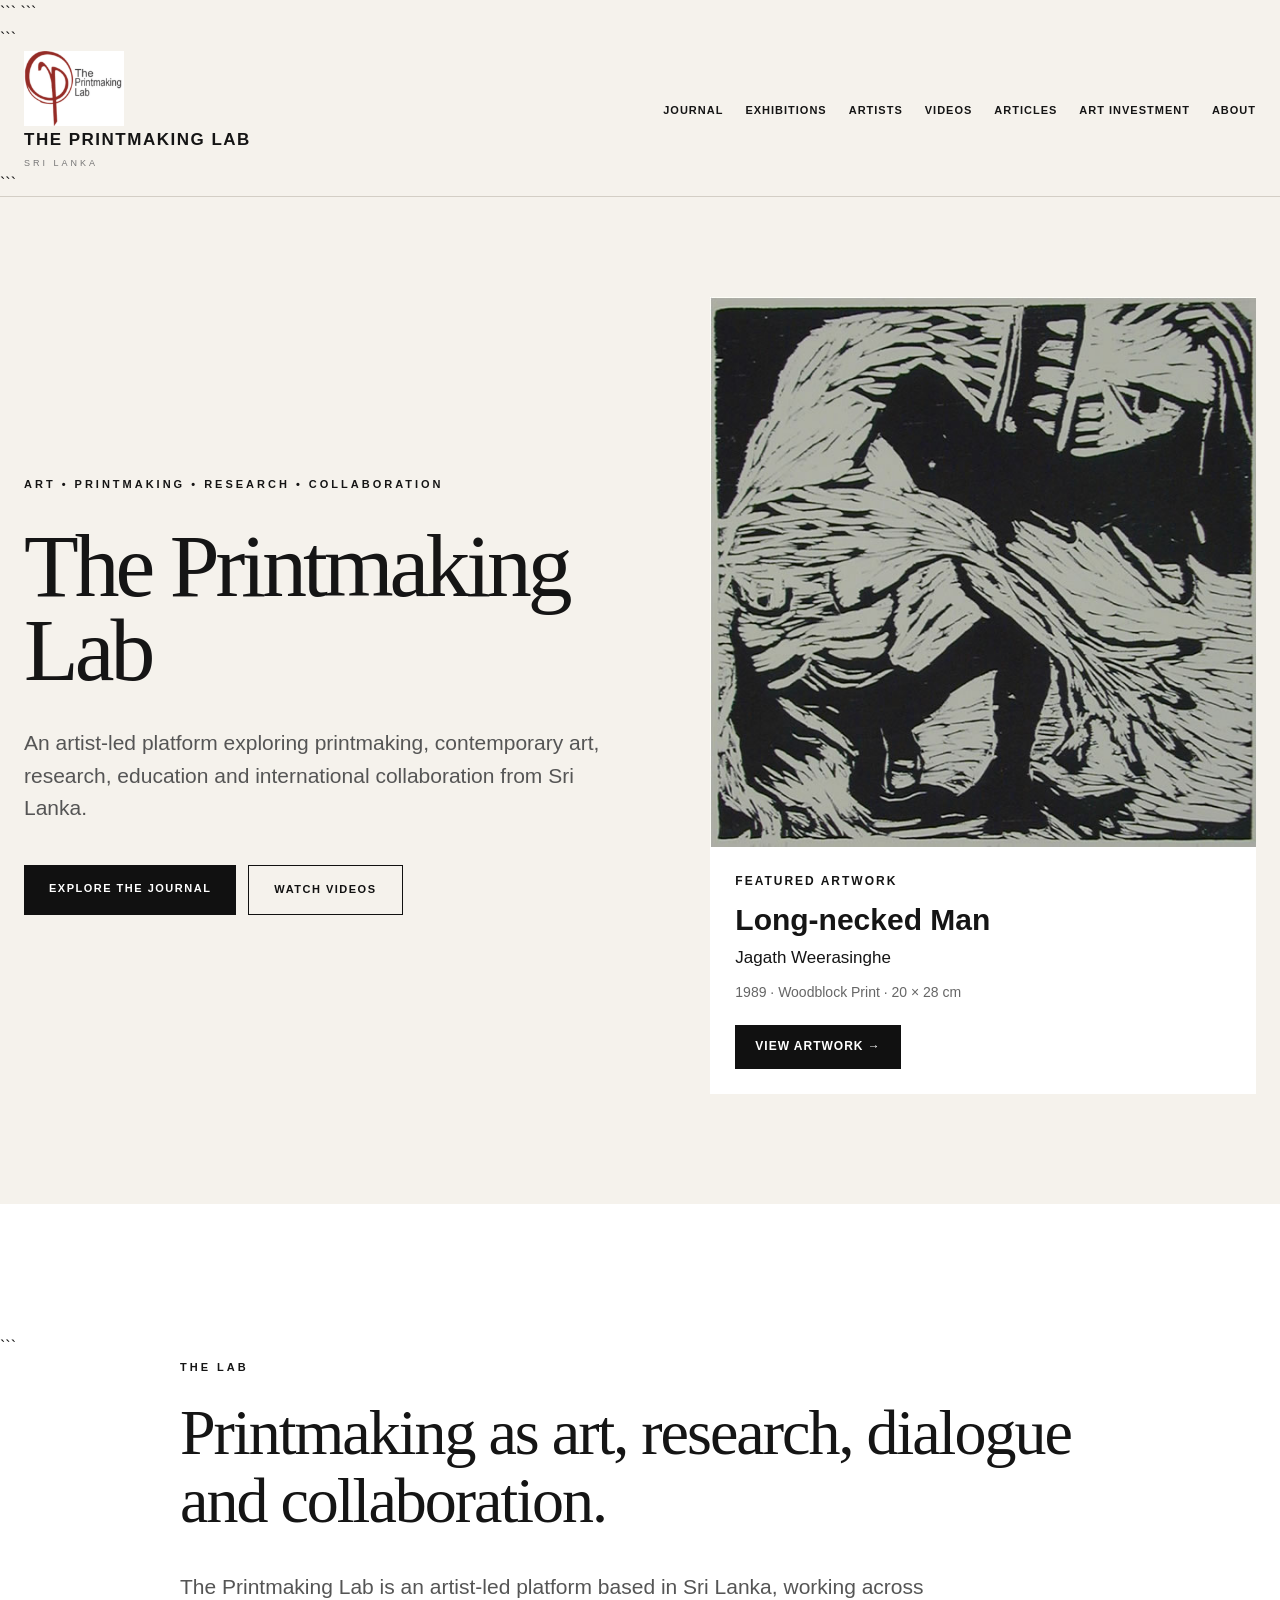
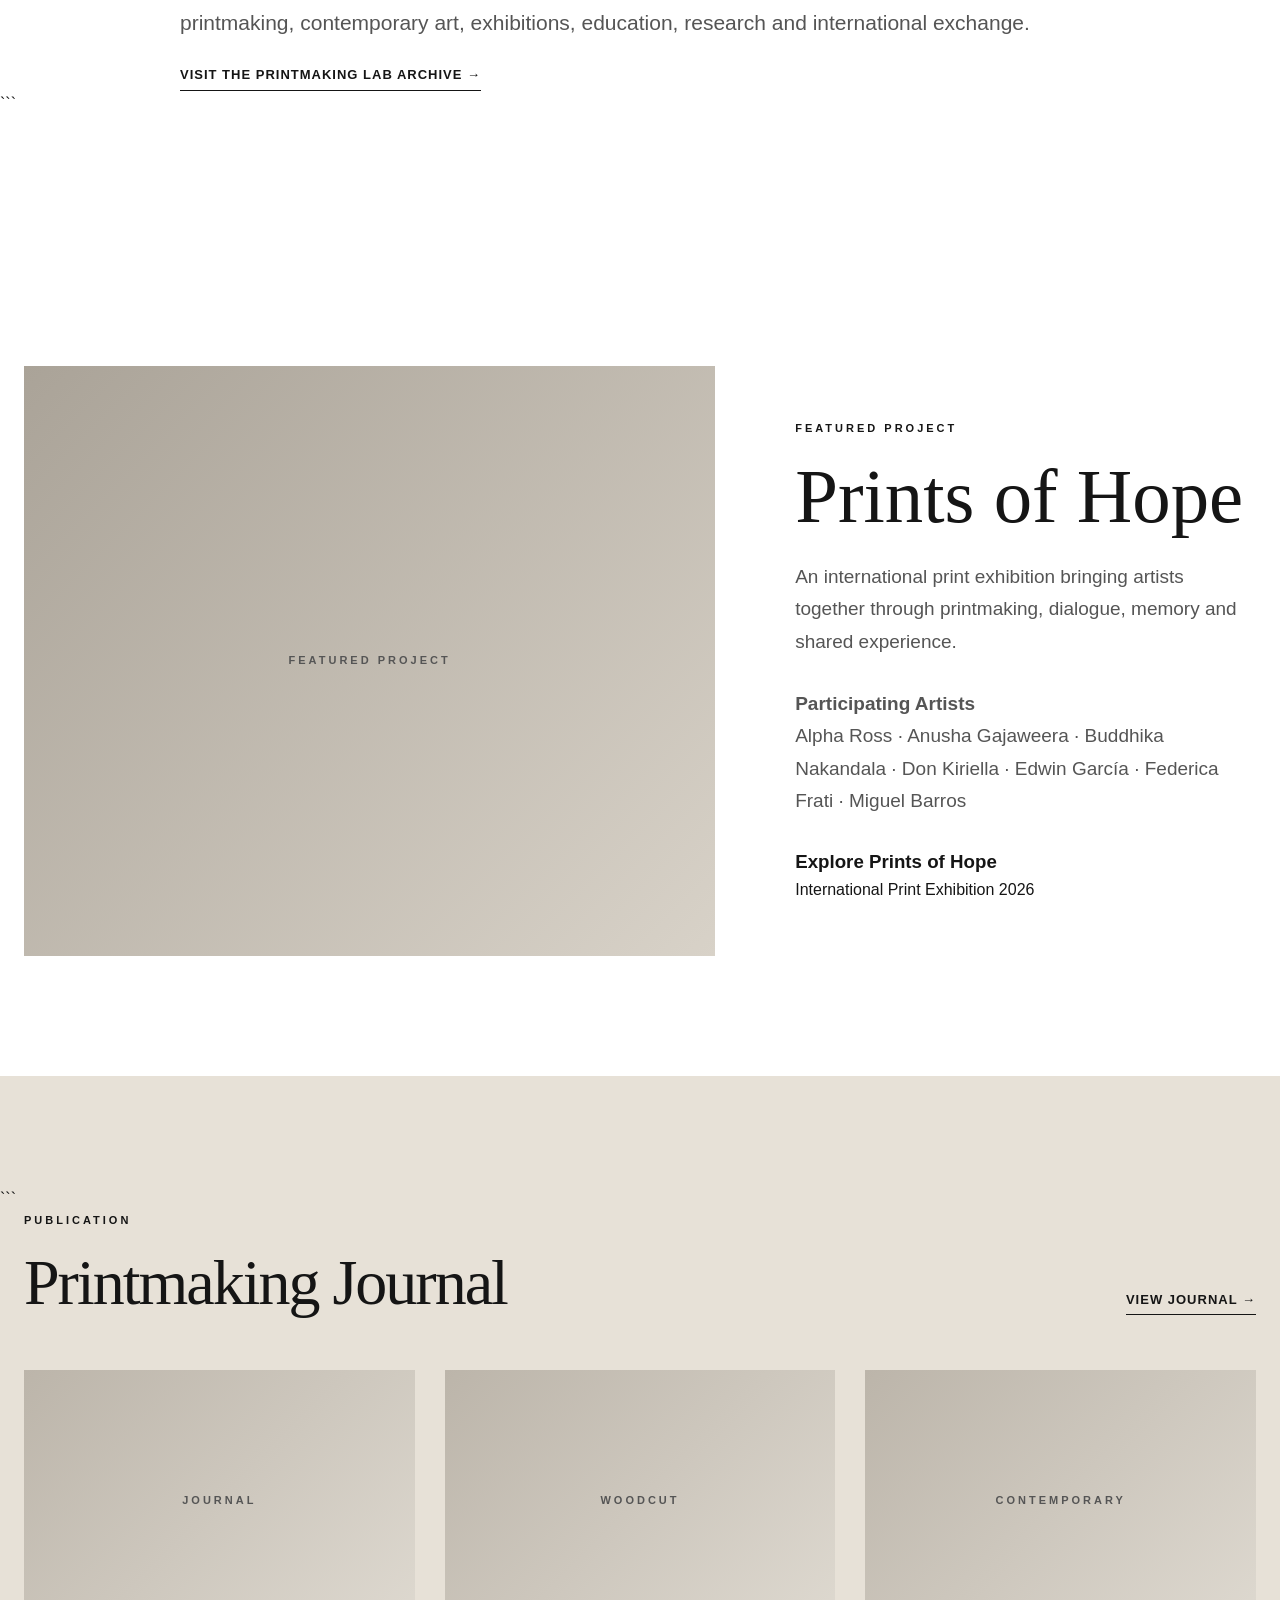
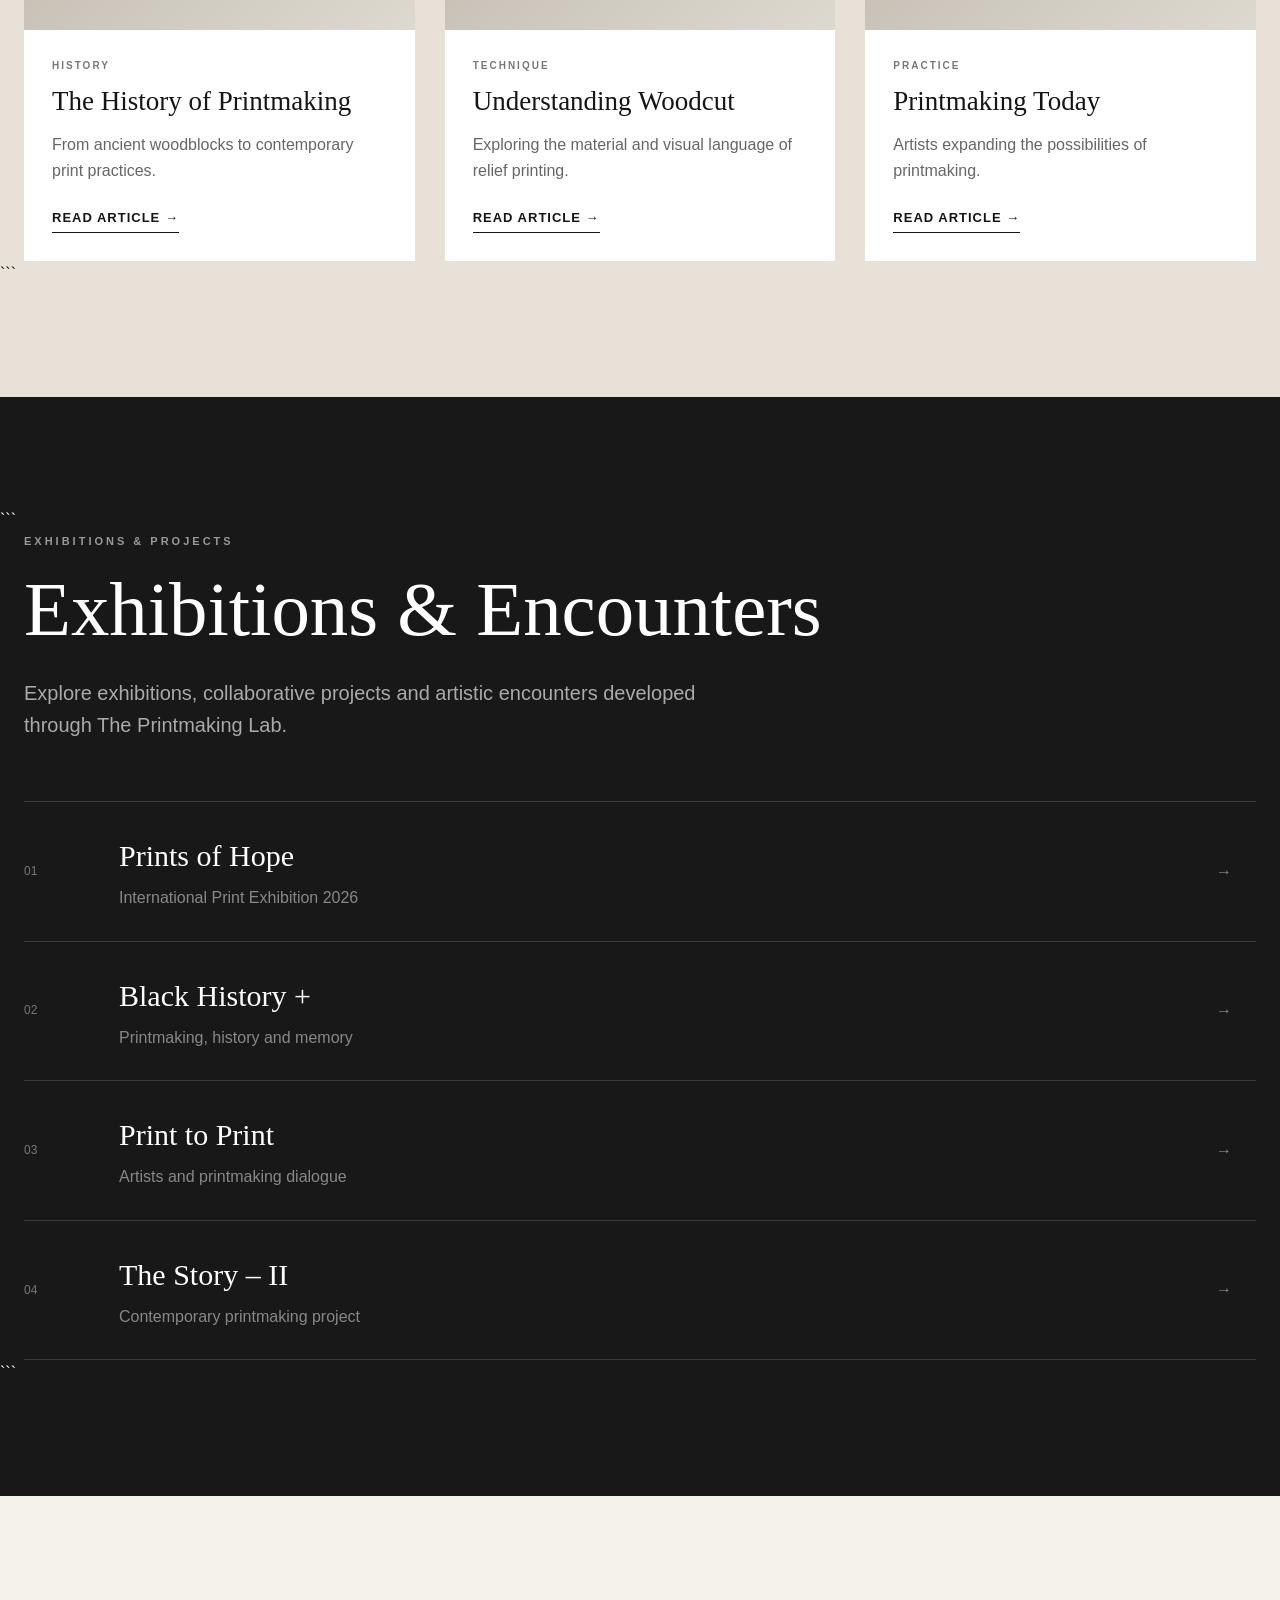
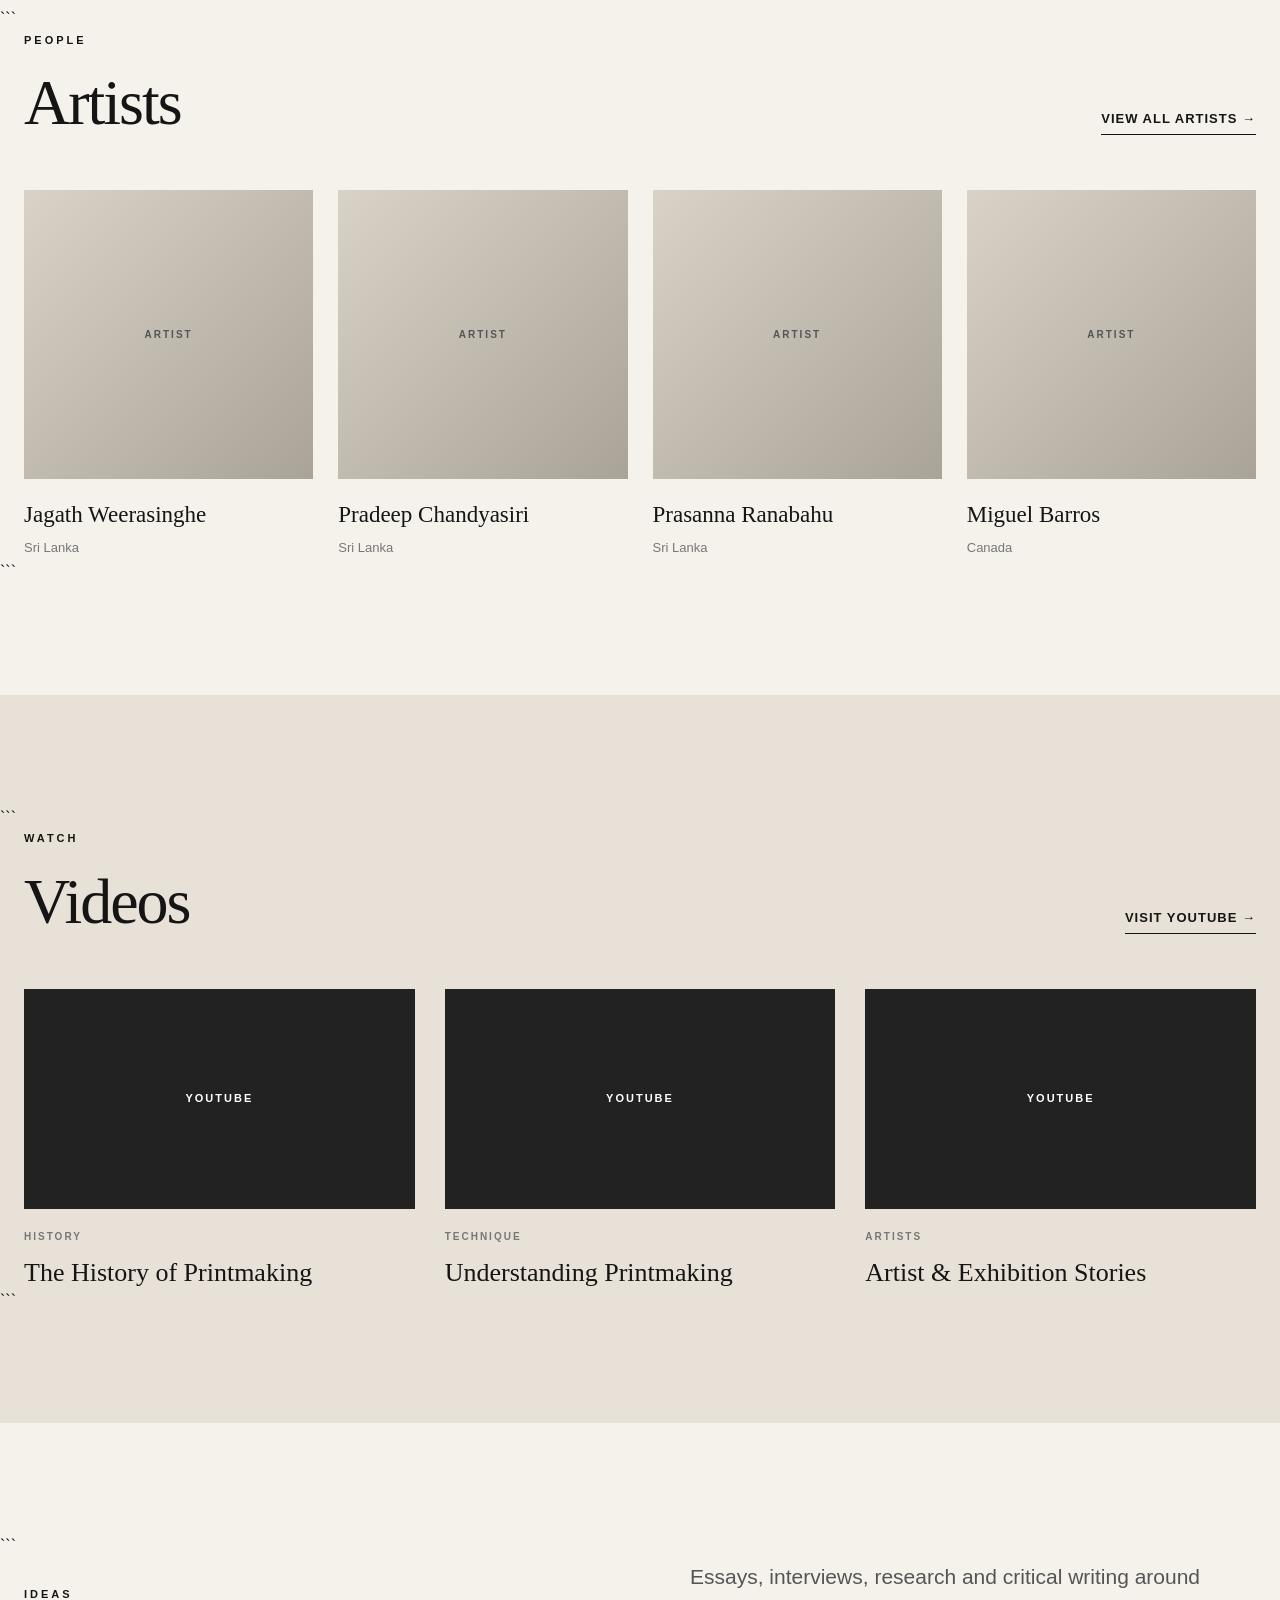
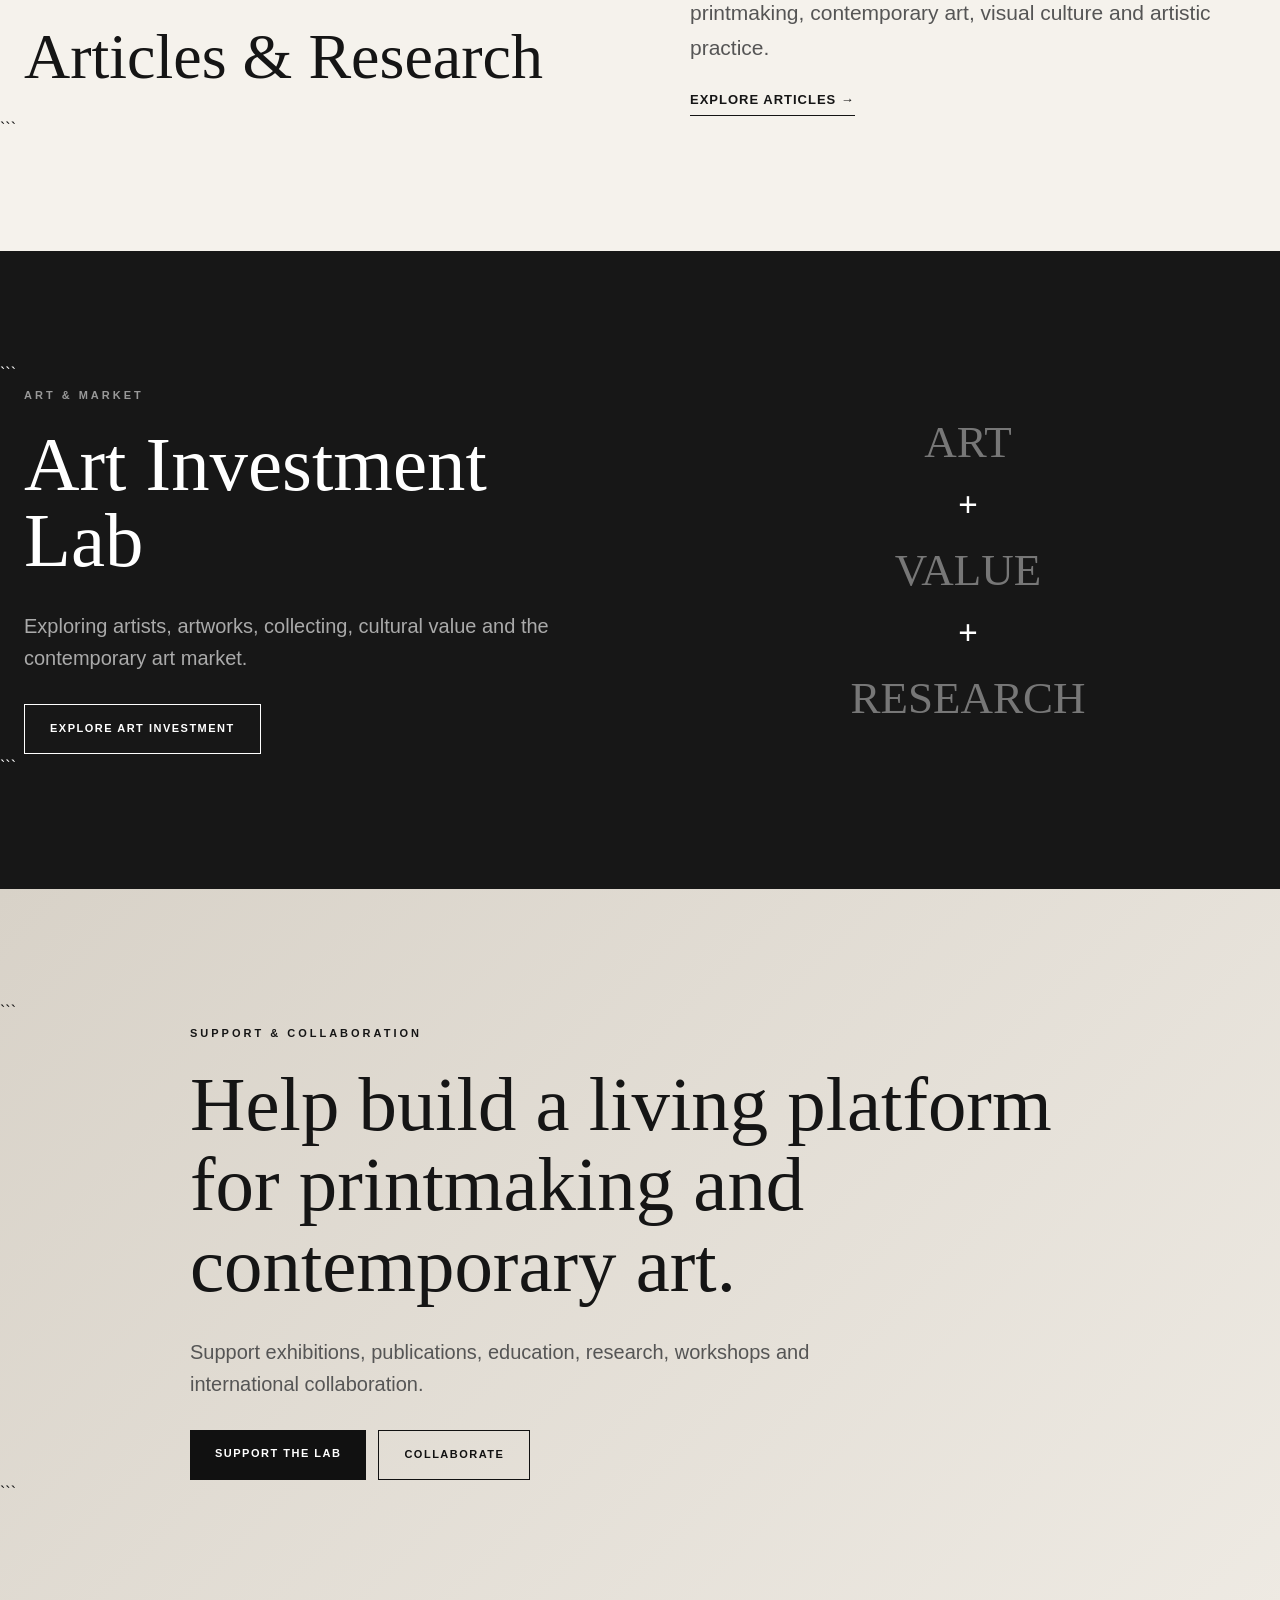
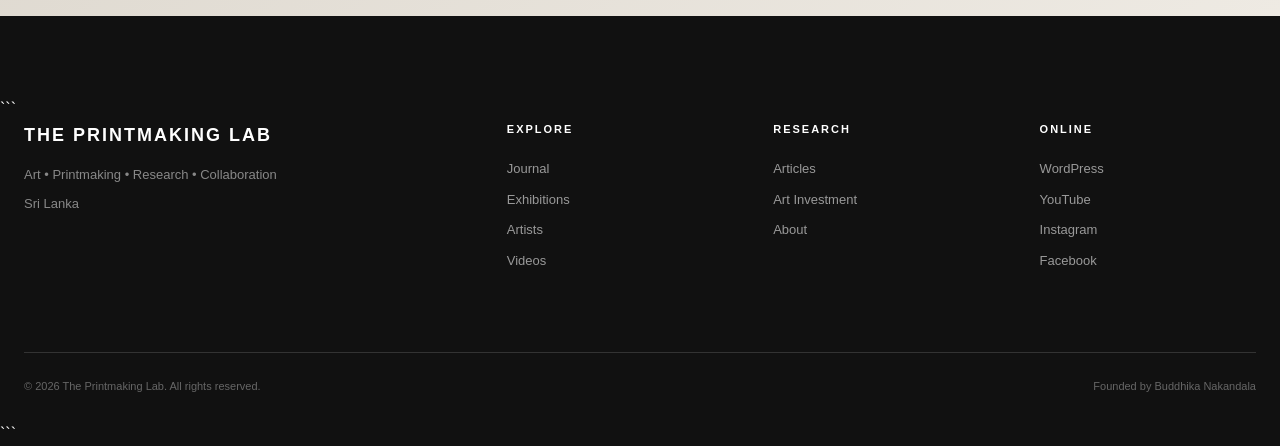
<file: index.html>
<!DOCTYPE html>

<html lang="en">
<head>
    <meta charset="UTF-8">
    <meta name="viewport" content="width=device-width, initial-scale=1.0">

```
<meta name="description"
      content="The Printmaking Lab — Art, Printmaking, Research and Collaboration from Sri Lanka.">

<meta name="author" content="The Printmaking Lab">

<meta name="keywords"
      content="The Printmaking Lab, printmaking, Sri Lanka, contemporary art, woodcut, monoprint, monotype, exhibitions, artists, printmaking journal">

<title>The Printmaking Lab | Art, Printmaking, Research & Collaboration</title>

<link rel="stylesheet" href="style.css">
```

</head>

<body>

<!-- =====================================================
     HEADER
===================================================== -->

<header class="site-header">

```
<div class="container navigation">

    <a href="index.html" class="brand">
        <img src="images/logo.png"
             alt="The Printmaking Lab"
             class="site-logo">

        <span class="brand-name">
            THE PRINTMAKING LAB
        </span>

        <span class="brand-location">
            SRI LANKA
        </span>
    </a>

    <nav class="nav-menu">
        <a href="#journal">Journal</a>
        <a href="#exhibitions">Exhibitions</a>
        <a href="#artists">Artists</a>
        <a href="#videos">Videos</a>
        <a href="#articles">Articles</a>
        <a href="#investment">Art Investment</a>
        <a href="#about">About</a>
    </nav>

</div>
```

</header>

<!-<!-- =====================================================
     HERO
===================================================== -->

<section class="hero">

    <div class="container hero-layout">

        <!-- HERO TEXT -->
        <div class="hero-content">

            <p class="eyebrow">
                ART • PRINTMAKING • RESEARCH • COLLABORATION
            </p>

            <h1>
                The Printmaking Lab
            </h1>

            <p class="hero-description">
                An artist-led platform exploring printmaking,
                contemporary art, research, education and
                international collaboration from Sri Lanka.
            </p>

            <div class="hero-buttons">

                <a href="#journal" class="button button-dark">
                    Explore the Journal
                </a>

                <a href="#videos" class="button button-outline">
                    Watch Videos
                </a>

            </div>

        </div>


        <!-- FEATURED ARTWORK -->
        <div class="hero-image">

            <div class="featured-artwork">

                <img
                    src="../images/long-necked-man.jpg"
                    alt="Long-necked Man by Jagath Weerasinghe, 1989"
                    loading="lazy"
                >

                <div class="featured-artwork-info">

                    <p class="featured-label">
                        FEATURED ARTWORK
                    </p>

                    <h2>
                        Long-necked Man
                    </h2>

                    <p class="featured-artist">
                        Jagath Weerasinghe
                    </p>

                    <p class="featured-details">
                        1989 · Woodblock Print · 20 × 28 cm
                    </p>

                    <a
                        href="https://printmakinglabgallery.wordpress.com/the-black-history/"
                        target="_blank"
                        rel="noopener noreferrer"
                        class="featured-button"
                    >
                        VIEW ARTWORK →
                    </a>

                </div>

            </div>

        </div>

    </div>

</section>

<!-- =====================================================
     INTRO
===================================================== -->

<section class="introduction" id="about">

```
<div class="container narrow">

    <p class="section-label">
        THE LAB
    </p>

    <h2>
        Printmaking as art,
        research, dialogue
        and collaboration.
    </h2>

    <p class="intro-text">
        The Printmaking Lab is an artist-led platform
        based in Sri Lanka, working across printmaking,
        contemporary art, exhibitions, education,
        research and international exchange.
    </p>

    <a href="https://printmakinglabgallery.wordpress.com/"
       target="_blank"
       rel="noopener noreferrer"
       class="text-link">
        Visit the Printmaking Lab Archive →
    </a>

</div>
```

</section>

<!-- =====================================================
     FEATURED PROJECT
===================================================== -->

<!-- FEATURED PROJECT -->

<section class="featured-project">

    <div class="container project-layout">

        <div class="project-image">
            <div class="large-placeholder">
                <span>FEATURED PROJECT</span>
            </div>
        </div>

        <div class="project-content">

            <p class="section-label">
                FEATURED PROJECT
            </p>

            <h2>
                Prints of Hope
            </h2>

            <p>
                An international print exhibition bringing
                artists together through printmaking,
                dialogue, memory and shared experience.
            </p>

            <p class="project-artists">
                <strong>Participating Artists</strong><br>
                Alpha Ross · Anusha Gajaweera ·
                Buddhika Nakandala · Don Kiriella ·
                Edwin García · Federica Frati ·
                Miguel Barros
            </p>

            <a href="prints-of-hope.html"
               class="exhibition-card">

                <h3>Explore Prints of Hope</h3>

                <p>
                    International Print Exhibition 2026
                </p>

            </a>

        </div>

    </div>

</section>
<!-- =====================================================
     JOURNAL
===================================================== -->

<section class="section section-paper" id="journal">

```
<div class="container">

    <div class="section-heading">

        <div>
            <p class="section-label">
                PUBLICATION
            </p>

            <h2>
                Printmaking Journal
            </h2>
        </div>

        <a href="https://printmakinglabgallery.wordpress.com/"
           target="_blank"
           rel="noopener noreferrer"
           class="text-link">
            View Journal →
        </a>

    </div>

    <div class="card-grid">

        <article class="content-card">

            <div class="card-image">
                JOURNAL
            </div>

            <div class="card-body">

                <p class="category">
                    HISTORY
                </p>

                <h3>
                    The History of Printmaking
                </h3>

                <p>
                    From ancient woodblocks to
                    contemporary print practices.
                </p>

                <a href="#" class="text-link">
                    Read Article →
                </a>

            </div>

        </article>


        <article class="content-card">

            <div class="card-image">
                WOODCUT
            </div>

            <div class="card-body">

                <p class="category">
                    TECHNIQUE
                </p>

                <h3>
                    Understanding Woodcut
                </h3>

                <p>
                    Exploring the material and visual
                    language of relief printing.
                </p>

                <a href="#" class="text-link">
                    Read Article →
                </a>

            </div>

        </article>


        <article class="content-card">

            <div class="card-image">
                CONTEMPORARY
            </div>

            <div class="card-body">

                <p class="category">
                    PRACTICE
                </p>

                <h3>
                    Printmaking Today
                </h3>

                <p>
                    Artists expanding the possibilities
                    of printmaking.
                </p>

                <a href="#" class="text-link">
                    Read Article →
                </a>

            </div>

        </article>

    </div>

</div>
```

</section>

<!-- =====================================================
     EXHIBITIONS
===================================================== -->

<section class="section dark-section" id="exhibitions">

```
<div class="container">

    <p class="section-label light">
        EXHIBITIONS & PROJECTS
    </p>

    <h2>
        Exhibitions & Encounters
    </h2>

    <p class="dark-introduction">
        Explore exhibitions, collaborative projects
        and artistic encounters developed through
        The Printmaking Lab.
    </p>

    <div class="exhibition-list">

        <a href="prints-of-hope.html" class="exhibition">

            <span class="number">
                01
            </span>

            <div>
                <h3>
                    Prints of Hope
                </h3>

                <p>
                    International Print Exhibition 2026
                </p>
            </div>

            <span class="arrow">
                →
            </span>

        </a>


        <a href="https://printmakinglabgallery.wordpress.com/the-black-history/"
           class="exhibition"
           target="_blank"
           rel="noopener noreferrer">

            <span class="number">
                02
            </span>

            <div>
                <h3>
                    Black History +
                </h3>

                <p>
                    Printmaking, history and memory
                </p>
            </div>

            <span class="arrow">
                →
            </span>

        </a>


        <a href="https://printmakinglabgallery.wordpress.com/print-to-print-international-print-exhibition/"
           class="exhibition"
           target="_blank"
           rel="noopener noreferrer">

            <span class="number">
                03
            </span>

            <div>
                <h3>
                    Print to Print
                </h3>

                <p>
                    Artists and printmaking dialogue
                </p>
            </div>

            <span class="arrow">
                →
            </span>

        </a>


        <a href="https://printmakinglabgallery.wordpress.com/the-story-ii/"
           class="exhibition"
           target="_blank"
           rel="noopener noreferrer">

            <span class="number">
                04
            </span>

            <div>
                <h3>
                    The Story – II
                </h3>

                <p>
                    Contemporary printmaking project
                </p>
            </div>

            <span class="arrow">
                →
            </span>

        </a>

    </div>

</div>
```

</section>

<!-- =====================================================
     ARTISTS
===================================================== -->

<section class="section" id="artists">

```
<div class="container">

    <div class="section-heading">

        <div>
            <p class="section-label">
                PEOPLE
            </p>

            <h2>
                Artists
            </h2>
        </div>

        <a href="#" class="text-link">
            View All Artists →
        </a>

    </div>

    <div class="artist-grid">

        <article class="artist">

            <div class="artist-image">
                ARTIST
            </div>

            <h3>
                Jagath Weerasinghe
            </h3>

            <p>
                Sri Lanka
            </p>

        </article>


        <article class="artist">

            <div class="artist-image">
                ARTIST
            </div>

            <h3>
                Pradeep Chandyasiri
            </h3>

            <p>
                Sri Lanka
            </p>

        </article>


        <article class="artist">

            <div class="artist-image">
                ARTIST
            </div>

            <h3>
                Prasanna Ranabahu
            </h3>

            <p>
                Sri Lanka
            </p>

        </article>


        <article class="artist">

            <div class="artist-image">
                ARTIST
            </div>

            <h3>
                Miguel Barros
            </h3>

            <p>
                Canada
            </p>

        </article>

    </div>

</div>
```

</section>

<!-- =====================================================
     VIDEOS
===================================================== -->

<section class="section section-paper" id="videos">

```
<div class="container">

    <div class="section-heading">

        <div>
            <p class="section-label">
                WATCH
            </p>

            <h2>
                Videos
            </h2>
        </div>

        <a href="#"
           class="text-link">
            Visit YouTube →
        </a>

    </div>

    <div class="video-grid">

        <article class="video">

            <div class="video-placeholder">
                YOUTUBE
            </div>

            <p class="category">
                HISTORY
            </p>

            <h3>
                The History of Printmaking
            </h3>

        </article>


        <article class="video">

            <div class="video-placeholder">
                YOUTUBE
            </div>

            <p class="category">
                TECHNIQUE
            </p>

            <h3>
                Understanding Printmaking
            </h3>

        </article>


        <article class="video">

            <div class="video-placeholder">
                YOUTUBE
            </div>

            <p class="category">
                ARTISTS
            </p>

            <h3>
                Artist & Exhibition Stories
            </h3>

        </article>

    </div>

</div>
```

</section>

<!-- =====================================================
     ARTICLES
===================================================== -->

<section class="section" id="articles">

```
<div class="container two-column">

    <div>

        <p class="section-label">
            IDEAS
        </p>

        <h2>
            Articles
            & Research
        </h2>

    </div>

    <div>

        <p class="large-copy">
            Essays, interviews, research and critical
            writing around printmaking, contemporary
            art, visual culture and artistic practice.
        </p>

        <a href="#"
           class="text-link">
            Explore Articles →
        </a>

    </div>

</div>
```

</section>

<!-- =====================================================
     ART INVESTMENT LAB
===================================================== -->

<section class="investment" id="investment">

```
<div class="container investment-layout">

    <div>

        <p class="section-label light">
            ART & MARKET
        </p>

        <h2>
            Art Investment Lab
        </h2>

        <p>
            Exploring artists, artworks, collecting,
            cultural value and the contemporary
            art market.
        </p>

        <a href="#"
           class="button button-light">
            Explore Art Investment
        </a>

    </div>

    <div class="investment-statement">

        <span>
            ART
        </span>

        <strong>
            +
        </strong>

        <span>
            VALUE
        </span>

        <strong>
            +
        </strong>

        <span>
            RESEARCH
        </span>

    </div>

</div>
```

</section>

<!-- =====================================================
     SUPPORT
===================================================== -->

<section class="support">

```
<div class="container support-content">

    <p class="section-label">
        SUPPORT & COLLABORATION
    </p>

    <h2>
        Help build a living platform
        for printmaking and contemporary art.
    </h2>

    <p>
        Support exhibitions, publications,
        education, research, workshops and
        international collaboration.
    </p>

    <div class="support-buttons">

        <a href="#"
           class="button button-dark">
            Support The Lab
        </a>

        <a href="#"
           class="button button-outline">
            Collaborate
        </a>

    </div>

</div>
```

</section>

</main>

<!-- =====================================================
     FOOTER
===================================================== -->

<footer class="footer">

```
<div class="container footer-grid">

    <div class="footer-brand">

        <h3>
            THE PRINTMAKING LAB
        </h3>

        <p>
            Art • Printmaking • Research • Collaboration
        </p>

        <p>
            Sri Lanka
        </p>

    </div>


    <div>

        <h4>
            Explore
        </h4>

        <a href="#journal">
            Journal
        </a>

        <a href="#exhibitions">
            Exhibitions
        </a>

        <a href="#artists">
            Artists
        </a>

        <a href="#videos">
            Videos
        </a>

    </div>


    <div>

        <h4>
            Research
        </h4>

        <a href="#articles">
            Articles
        </a>

        <a href="#investment">
            Art Investment
        </a>

        <a href="#about">
            About
        </a>

    </div>


    <div>

        <h4>
            Online
        </h4>

        <a href="https://printmakinglabgallery.wordpress.com/"
           target="_blank"
           rel="noopener noreferrer">
            WordPress
        </a>

        <a href="#">
            YouTube
        </a>

        <a href="#">
            Instagram
        </a>

        <a href="#">
            Facebook
        </a>

    </div>

</div>


<div class="container footer-bottom">

    <p>
        © 2026 The Printmaking Lab.
        All rights reserved.
    </p>

    <p>
        Founded by Buddhika Nakandala
    </p>

</div>
```

</footer>

</body>
</html>
</file>
<file: style.css>
/* =========================================================
   THE PRINTMAKING LAB
   PROFESSIONAL HOMEPAGE
========================================================= */


/* =========================================================
   RESET
========================================================= */

* {
    margin: 0;
    padding: 0;
    box-sizing: border-box;
}


html {
    scroll-behavior: smooth;
}


body {
    font-family:
        Arial,
        Helvetica,
        sans-serif;

    background: #f5f2ec;

    color: #151515;

    line-height: 1.6;
}


img {
    max-width: 100%;
    display: block;
}


a {
    color: inherit;
    text-decoration: none;
}


/* =========================================================
   VARIABLES
========================================================= */

:root {

    --black: #111111;

    --dark: #181818;

    --paper: #f5f2ec;

    --paper-dark: #e7e1d7;

    --white: #ffffff;

    --grey: #777777;

    --light-grey: #aaaaaa;

    --border: #d3cec5;

    --max-width: 1240px;

}


/* =========================================================
   GENERAL
========================================================= */

.container {

    width:
        min(
            calc(100% - 48px),
            var(--max-width)
        );

    margin-left: auto;

    margin-right: auto;

}


.narrow {

    max-width: 920px;

}


.section {

    padding-top: 110px;

    padding-bottom: 110px;

}


.section-paper {

    background:
        var(--paper-dark);

}


.section-label {

    font-size: 11px;

    font-weight: 700;

    letter-spacing: 3px;

    text-transform: uppercase;

    margin-bottom: 22px;

}


.section-label.light {

    color: #999999;

}


.text-link {

    display: inline-block;

    margin-top: 24px;

    padding-bottom: 4px;

    border-bottom:
        1px solid currentColor;

    font-size: 13px;

    font-weight: 700;

    letter-spacing: 1px;

    text-transform: uppercase;

    transition:
        opacity 0.3s ease;

}


.text-link:hover {

    opacity: 0.5;

}


/* =========================================================
   HEADER
========================================================= */

.site-header {

    position: sticky;

    top: 0;

    z-index: 1000;

    background:
        rgba(245, 242, 236, 0.96);

    border-bottom:
        1px solid var(--border);

}


.navigation {

    min-height: 90px;

    display: flex;

    align-items: center;

    justify-content: space-between;

    gap: 40px;

}


.brand {

    display: flex;

    flex-direction: column;

    flex-shrink: 0;

}


.brand-name {

    font-size: 17px;

    font-weight: 800;

    letter-spacing: 1.5px;

}


.brand-location {

    margin-top: 3px;

    font-size: 9px;

    color: var(--grey);

    letter-spacing: 3px;

}


.nav-menu {

    display: flex;

    flex-wrap: wrap;

    justify-content: flex-end;

    gap: 22px;

}


.nav-menu a {

    font-size: 11px;

    font-weight: 700;

    text-transform: uppercase;

    letter-spacing: 1px;

    transition:
        opacity 0.3s ease;

}


.nav-menu a:hover {

    opacity: 0.45;

}


/* =========================================================
   HERO
========================================================= */

.hero {

    padding:
        100px 0 110px;

    background:
        var(--paper);

}


.hero-layout {

    display: grid;

    grid-template-columns:
        1fr 0.9fr;

    gap: 80px;

    align-items: center;

}


.eyebrow {

    margin-bottom: 30px;

    font-size: 11px;

    font-weight: 700;

    letter-spacing: 3px;

}


.hero h1 {

    margin-bottom: 35px;

    font-family:
        Georgia,
        "Times New Roman",
        serif;

    font-size:
        clamp(
            58px,
            7vw,
            100px
        );

    font-weight: 400;

    line-height: 0.94;

    letter-spacing: -4px;

}


.hero-description {

    max-width: 610px;

    font-size: 21px;

    line-height: 1.55;

    color: #555555;

}


.hero-buttons {

    display: flex;

    flex-wrap: wrap;

    gap: 12px;

    margin-top: 40px;

}


.button {

    display: inline-block;

    padding:
        15px 25px;

    font-size: 11px;

    font-weight: 700;

    text-transform: uppercase;

    letter-spacing: 1.5px;

    transition:
        background 0.3s ease,
        color 0.3s ease,
        transform 0.3s ease;

}


.button:hover {

    transform:
        translateY(-2px);

}


.button-dark {

    background:
        var(--black);

    color:
        var(--white);

}


.button-dark:hover {

    background:
        #333333;

}


.button-outline {

    border:
        1px solid var(--black);

    color:
        var(--black);

}


.button-outline:hover {

    background:
        var(--black);

    color:
        var(--white);

}


.button-light {

    border:
        1px solid white;

    color:
        white;

}


.button-light:hover {

    background:
        white;

    color:
        black;

}


/* =========================================================
   IMAGE PLACEHOLDERS
========================================================= */

.image-placeholder {

    min-height:
        590px;

    background:
        linear-gradient(
            135deg,
            #d8d1c6,
            #aaa296
        );

    display:
        flex;

    flex-direction:
        column;

    justify-content:
        center;

    align-items:
        center;

    text-align:
        center;

    color:
        #555555;

}


.image-placeholder span {

    font-size:
        11px;

    font-weight:
        700;

    letter-spacing:
        3px;

}


.image-placeholder small {

    margin-top:
        12px;

    font-size:
        13px;

    color:
        #666666;

}


/* =========================================================
   INTRODUCTION
========================================================= */

.introduction {

    padding:
        130px 0;

    background:
        white;

}


.introduction h2 {

    margin-bottom:
        35px;

    font-family:
        Georgia,
        "Times New Roman",
        serif;

    font-size:
        clamp(
            40px,
            5vw,
            70px
        );

    font-weight:
        400;

    line-height:
        1.06;

    letter-spacing:
        -2px;

}


.intro-text {

    max-width:
        850px;

    font-size:
        21px;

    line-height:
        1.7;

    color:
        #555555;

}


/* =========================================================
   FEATURED PROJECT
========================================================= */

.featured-project {

    padding:
        120px 0;

    background:
        white;

}


.project-layout {

    display:
        grid;

    grid-template-columns:
        1.2fr 0.8fr;

    gap:
        80px;

    align-items:
        center;

}


.large-placeholder {

    min-height:
        590px;

    background:
        linear-gradient(
            135deg,
            #aaa398,
            #d8d2c8
        );

    display:
        flex;

    align-items:
        center;

    justify-content:
        center;

    color:
        #555555;

    font-size:
        11px;

    font-weight:
        700;

    letter-spacing:
        3px;

}


.project-content h2 {

    margin-bottom:
        25px;

    font-family:
        Georgia,
        "Times New Roman",
        serif;

    font-size:
        clamp(
            50px,
            6vw,
            82px
        );

    font-weight:
        400;

    line-height:
        1;

}


.project-content > p:not(.section-label) {

    margin-bottom:
        30px;

    font-size:
        19px;

    line-height:
        1.7;

    color:
        #555555;

}


/* =========================================================
   SECTION HEADINGS
========================================================= */

.section-heading {

    display:
        flex;

    align-items:
        flex-end;

    justify-content:
        space-between;

    gap:
        40px;

    margin-bottom:
        55px;

}


.section-heading h2 {

    font-family:
        Georgia,
        "Times New Roman",
        serif;

    font-size:
        clamp(
            42px,
            5vw,
            70px
        );

    font-weight:
        400;

    line-height:
        1;

    letter-spacing:
        -2px;

}


/* =========================================================
   JOURNAL CARDS
========================================================= */

.card-grid {

    display:
        grid;

    grid-template-columns:
        repeat(3, 1fr);

    gap:
        30px;

}


.content-card {

    background:
        white;

}


.card-image {

    min-height:
        260px;

    background:
        linear-gradient(
            135deg,
            #bcb5aa,
            #ded9d0
        );

    display:
        flex;

    align-items:
        center;

    justify-content:
        center;

    color:
        #555555;

    font-size:
        11px;

    font-weight:
        700;

    letter-spacing:
        3px;

}


.card-body {

    padding:
        28px;

}


.category {

    margin-bottom:
        12px;

    font-size:
        10px;

    font-weight:
        700;

    color:
        var(--grey);

    letter-spacing:
        2px;

}


.card-body h3 {

    margin-bottom:
        15px;

    font-family:
        Georgia,
        "Times New Roman",
        serif;

    font-size:
        27px;

    font-weight:
        400;

    line-height:
        1.15;

}


.card-body > p:not(.category) {

    color:
        #666666;

}


/* =========================================================
   DARK / EXHIBITIONS
========================================================= */

.dark-section {

    background:
        var(--dark);

    color:
        white;

}


.dark-section h2 {

    margin-bottom:
        28px;

    font-family:
        Georgia,
        "Times New Roman",
        serif;

    font-size:
        clamp(
            48px,
            6vw,
            82px
        );

    font-weight:
        400;

    line-height:
        1;

}


.dark-introduction {

    max-width:
        700px;

    margin-bottom:
        60px;

    font-size:
        20px;

    color:
        #aaaaaa;

}


.exhibition-list {

    border-top:
        1px solid #3a3a3a;

}


.exhibition {

    display:
        grid;

    grid-template-columns:
        70px 1fr 40px;

    gap:
        25px;

    align-items:
        center;

    padding:
        30px 0;

    border-bottom:
        1px solid #3a3a3a;

    transition:
        padding 0.3s ease;

}


.exhibition:hover {

    padding-left:
        12px;

}


.number {

    color:
        #777777;

    font-size:
        12px;

}


.exhibition h3 {

    font-family:
        Georgia,
        "Times New Roman",
        serif;

    font-size:
        30px;

    font-weight:
        400;

}


.exhibition p {

    margin-top:
        5px;

    color:
        #888888;

}


.arrow {

    color:
        #888888;

}


/* =========================================================
   ARTISTS
========================================================= */

.artist-grid {

    display:
        grid;

    grid-template-columns:
        repeat(4, 1fr);

    gap:
        25px;

}


.artist-image {

    aspect-ratio:
        1 / 1;

    margin-bottom:
        18px;

    background:
        linear-gradient(
            135deg,
            #d8d2c7,
            #aaa398
        );

    display:
        flex;

    align-items:
        center;

    justify-content:
        center;

    color:
        #555555;

    font-size:
        10px;

    font-weight:
        700;

    letter-spacing:
        2px;

}


.artist h3 {

    font-family:
        Georgia,
        "Times New Roman",
        serif;

    font-size:
        23px;

    font-weight:
        400;

}


.artist p {

    margin-top:
        4px;

    font-size:
        13px;

    color:
        var(--grey);

}


/* =========================================================
   VIDEOS
========================================================= */

.video-grid {

    display:
        grid;

    grid-template-columns:
        repeat(3, 1fr);

    gap:
        30px;

}


.video-placeholder {

    aspect-ratio:
        16 / 9;

    margin-bottom:
        20px;

    background:
        #222222;

    display:
        flex;

    align-items:
        center;

    justify-content:
        center;

    color:
        white;

    font-size:
        11px;

    font-weight:
        700;

    letter-spacing:
        2px;

}


.video h3 {

    font-family:
        Georgia,
        "Times New Roman",
        serif;

    font-size:
        26px;

    font-weight:
        400;

    line-height:
        1.2;

}


/* =========================================================
   ARTICLES
========================================================= */

.two-column {

    display:
        grid;

    grid-template-columns:
        1fr 1fr;

    gap:
        100px;

    align-items:
        center;

}


.two-column h2 {

    font-family:
        Georgia,
        "Times New Roman",
        serif;

    font-size:
        clamp(
            45px,
            5vw,
            72px
        );

    font-weight:
        400;

    line-height:
        1;

}


.large-copy {

    font-size:
        21px;

    line-height:
        1.7;

    color:
        #555555;

}


/* =========================================================
   ART INVESTMENT
========================================================= */

.investment {

    padding:
        110px 0;

    background:
        #171717;

    color:
        white;

}


.investment-layout {

    display:
        grid;

    grid-template-columns:
        1fr 1fr;

    gap:
        80px;

    align-items:
        center;

}


.investment h2 {

    margin-bottom:
        30px;

    font-family:
        Georgia,
        "Times New Roman",
        serif;

    font-size:
        clamp(
            50px,
            6vw,
            90px
        );

    font-weight:
        400;

    line-height:
        1;

}


.investment > .container > div:first-child > p:not(.section-label) {

    max-width:
        650px;

    margin-bottom:
        30px;

    font-size:
        20px;

    color:
        #aaaaaa;

}


.investment-statement {

    display:
        flex;

    flex-direction:
        column;

    align-items:
        center;

    justify-content:
        center;

    font-family:
        Georgia,
        "Times New Roman",
        serif;

    font-size:
        45px;

    color:
        #777777;

}


.investment-statement strong {

    color:
        white;

    font-size:
        35px;

}


/* =========================================================
   SUPPORT
========================================================= */

.support {

    padding:
        110px 0;

    background:
        linear-gradient(
            135deg,
            #d8d2c8,
            #eeeae3
        );

}


.support-content {

    max-width:
        900px;

}


.support h2 {

    margin-bottom:
        30px;

    font-family:
        Georgia,
        "Times New Roman",
        serif;

    font-size:
        clamp(
            45px,
            6vw,
            78px
        );

    font-weight:
        400;

    line-height:
        1.05;

}


.support-content > p:not(.section-label) {

    max-width:
        700px;

    margin-bottom:
        30px;

    font-size:
        20px;

    color:
        #555555;

}


.support-buttons {

    display:
        flex;

    flex-wrap:
        wrap;

    gap:
        12px;

}


/* =========================================================
   FOOTER
========================================================= */

.footer {

    padding-top:
        80px;

    background:
        #111111;

    color:
        white;

}


.footer-grid {

    display:
        grid;

    grid-template-columns:
        2fr 1fr 1fr 1fr;

    gap:
        50px;

    padding-bottom:
        70px;

}


.footer-brand h3 {

    margin-bottom:
        15px;

    font-size:
        18px;

    font-weight:
        800;

    letter-spacing:
        2px;

}


.footer p {

    margin-bottom:
        8px;

    font-size:
        13px;

    color:
        #888888;

}


.footer h4 {

    margin-bottom:
        20px;

    font-size:
        11px;

    text-transform:
        uppercase;

    letter-spacing:
        2px;

}


.footer a {

    display:
        block;

    margin-bottom:
        10px;

    font-size:
        13px;

    color:
        #999999;

    transition:
        color 0.3s ease;

}


.footer a:hover {

    color:
        white;

}


.footer-bottom {

    display:
        flex;

    justify-content:
        space-between;

    gap:
        20px;

    padding:
        25px 0;

    border-top:
        1px solid #333333;

}


.footer-bottom p {

    margin:
        0;

    font-size:
        11px;

    color:
        #666666;

}


/* =========================================================
   TABLET
========================================================= */

@media (max-width: 950px) {


    .navigation {

        align-items:
            flex-start;

        flex-direction:
            column;

        padding:
            20px 0;

    }


    .nav-menu {

        justify-content:
            flex-start;

    }


    .hero-layout {

        grid-template-columns:
            1fr;

    }


    .hero-image {

        max-width:
            750px;

    }


    .project-layout,
    .investment-layout,
    .two-column {

        grid-template-columns:
            1fr;

        gap:
            50px;

    }


    .card-grid,
    .video-grid {

        grid-template-columns:
            repeat(2, 1fr);

    }


    .artist-grid {

        grid-template-columns:
            repeat(2, 1fr);

    }


    .footer-grid {

        grid-template-columns:
            repeat(2, 1fr);

    }

}


/* =========================================================
   MOBILE
========================================================= */

@media (max-width: 650px) {


    .container {

        width:
            calc(100% - 32px);

    }


    .nav-menu {

        gap:
            10px 16px;

    }


    .nav-menu a {

        font-size:
            9px;

    }


    .hero {

        padding:
            70px 0;

    }


    .hero h1 {

        font-size:
            56px;

        letter-spacing:
            -3px;

    }


    .hero-description {

        font-size:
            18px;

    }


    .image-placeholder {

        min-height:
            400px;

    }


    .section,
    .introduction,
    .featured-project,
    .investment,
    .support {

        padding-top:
            75px;

        padding-bottom:
            75px;

    }


    .section-heading {

        align-items:
            flex-start;

        flex-direction:
            column;

        gap:
            10px;

    }


    .card-grid,
    .video-grid,
    .artist-grid {

        grid-template-columns:
            1fr;

    }


    .large-placeholder {

        min-height:
            400px;

    }


    .exhibition {

        grid-template-columns:
            35px 1fr 25px;

        gap:
            12px;

    }


    .exhibition h3 {

        font-size:
            23px;

    }


    .footer-grid {

        grid-template-columns:
            1fr;

    }


    .footer-bottom {

        flex-direction:
            column;

    }

}
.site-logo {
    width: 100px;
    height: auto;
    display: block;
}
/* =====================================================
   FEATURED ARTWORK
===================================================== */

.featured-artwork {
    width: 100%;
    background: #ffffff;
    overflow: hidden;
}

.featured-artwork img {
    width: 100%;
    height: auto;
    display: block;
    object-fit: contain;
}

.featured-artwork-info {
    padding: 25px;
}

.featured-label {
    font-size: 12px;
    letter-spacing: 2px;
    font-weight: 600;
    margin-bottom: 12px;
}

.featured-artwork-info h2 {
    margin: 0 0 8px;
    font-size: 30px;
    line-height: 1.1;
}

.featured-artist {
    margin: 0 0 10px;
    font-size: 17px;
    font-weight: 500;
}

.featured-details {
    margin: 0 0 22px;
    font-size: 14px;
    color: #666;
}

.featured-button {
    display: inline-block;
    padding: 12px 20px;
    background: #111;
    color: #fff;
    text-decoration: none;
    font-size: 12px;
    font-weight: 600;
    letter-spacing: 1px;
    transition: 0.3s ease;
}

.featured-button:hover {
    background: #444;
}

@media (max-width: 768px) {

    .featured-artwork-info {
        padding: 20px;
    }

    .featured-artwork-info h2 {
        font-size: 26px;
    }

}
</file>
